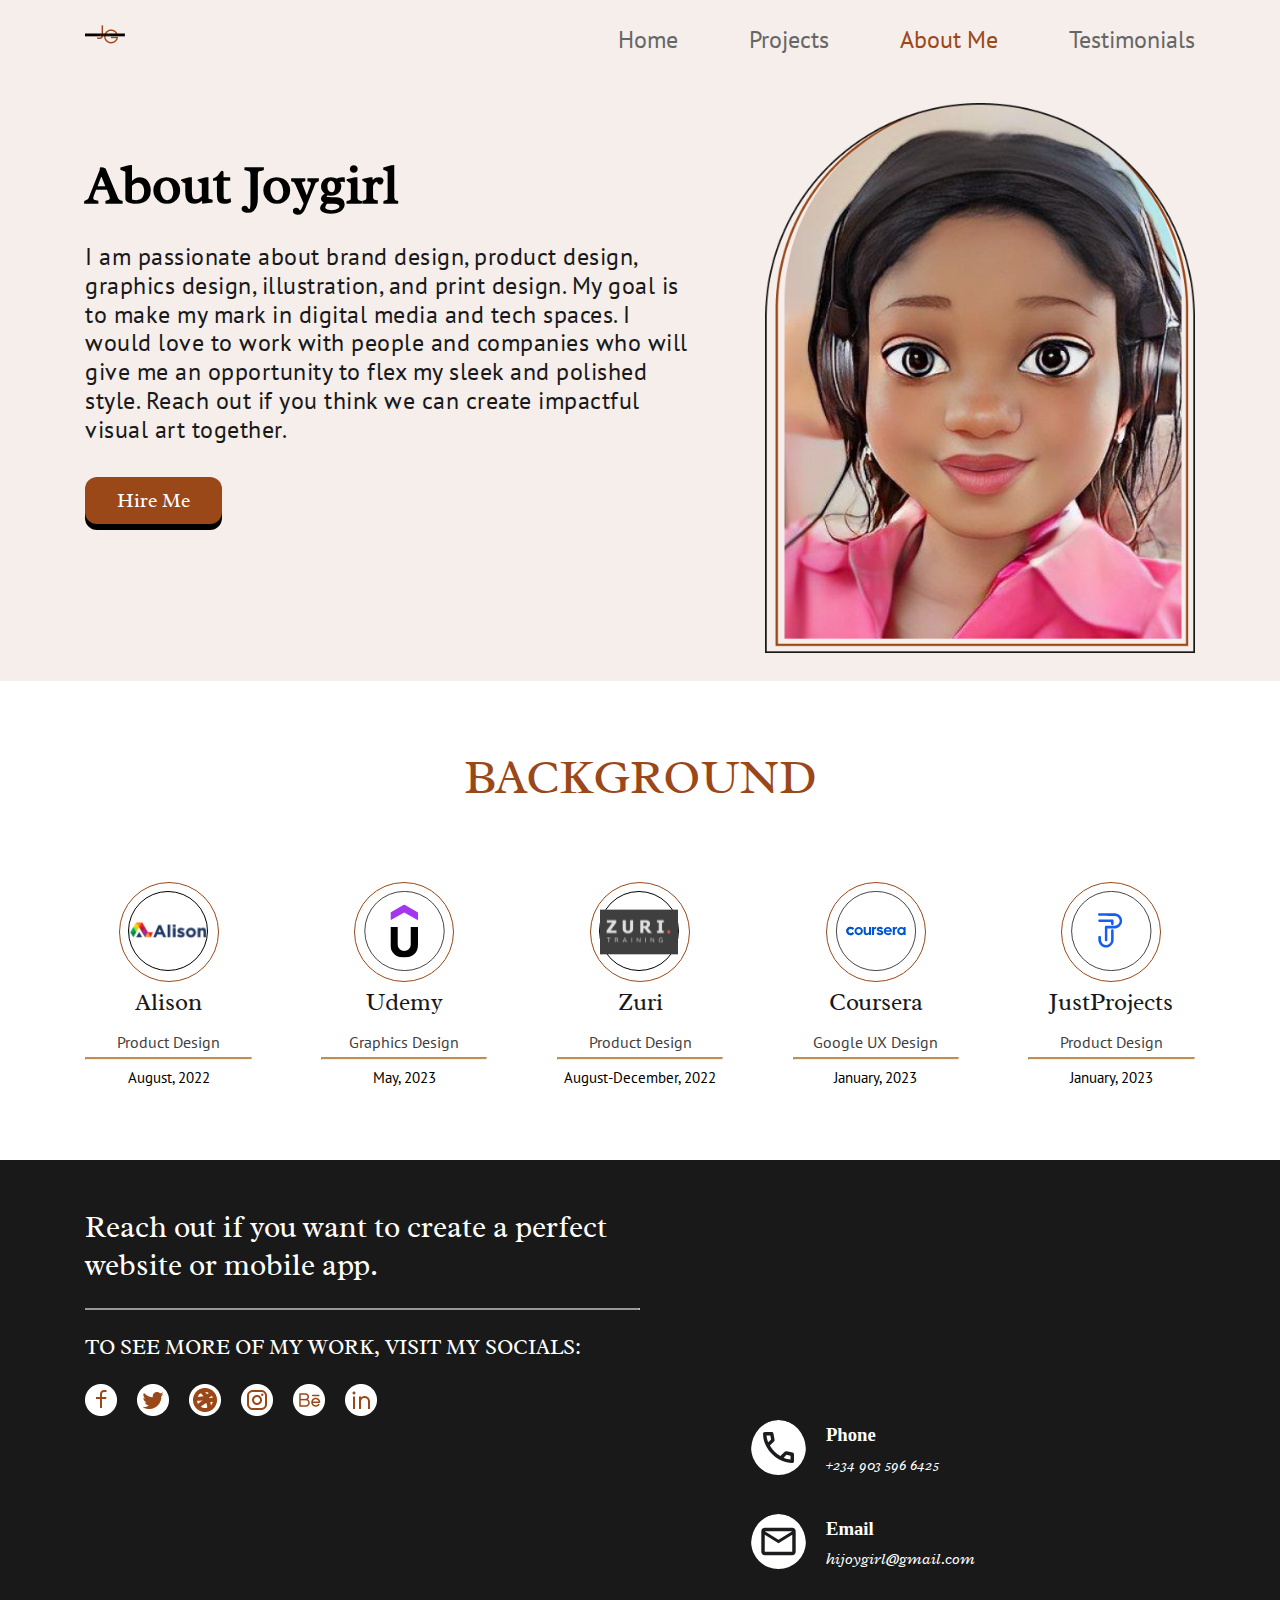
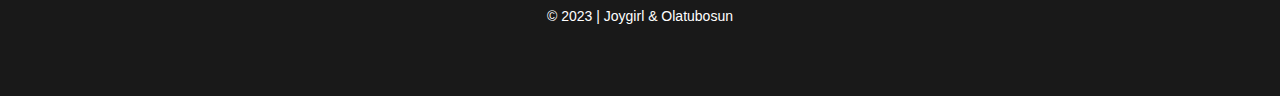
<file: about-me.html>
<!DOCTYPE html>
<html lang="en">
<head>
    <meta charset="UTF-8">
    <meta http-equiv="X-UA-Compatible" content="IE=edge">
    <meta name="viewport" content="width=device-width, initial-scale=1.0">
    <title>About Joygirl</title>
    <link rel="shortcut icon" href="assets/real logo 1logo.png" type="image/x-icon">
    <link rel="preconnect" href="https://fonts.googleapis.com">
    <link rel="preconnect" href="https://fonts.gstatic.com" crossorigin>
    <link href="https://fonts.googleapis.com/css2?family=PT+Sans&family=Radley&display=swap" rel="stylesheet">
    <link rel="stylesheet" href="css/about-me.css">
</head>
<body>
    <div class="up-top">
        <header class="header">
            <div class="logo-container">
              <img src="assets/real logo 1logo.png" alt="header-logo" />
            </div>
      
            <input type="checkbox" id="checkbox_toggle" />
            <label for="checkbox_toggle" class="hamburger">
              <span class="line line--1"></span>
              <span class="line line--2"></span>
              <span class="line line--3"></span>
            </label>
      
            <nav class="nav">
              <ul class="nav-menu">
                <li class="nav-list">
                  <a href="index.html" class="nav-links nav-links--1">Home</a>
                </li>
                <li class="nav-list">
                  <a href="projects.html" class="nav-links nav-links--2">Projects</a>
                </li>
                <li class="nav-list">
                  <a href="about-me.html" class="nav-links nav-links--3 active">About Me</a>
                </li>
                <li class="nav-list">
                    <a href="testimonial.html" class="nav-links nav-links--4">Testimonials</a>
                  </li>
              </ul>
            </nav>
        </header>
        <div class="mid">
            <div class="mid-text">
                <h1>About Joygirl</h1>
                <p>I am passionate about brand design, product design, graphics design, illustration, and print design. My goal is to make my mark in digital media and tech spaces. I would love to work with people and companies who will give me an opportunity to flex my sleek and polished style. Reach out if you think we can create impactful visual art together.</p>
                <button class="mid-top-btn" onclick="alert('Contact Me Via My Socials at The Bottom of This Page')"><a href="#right">Hire Me</a></button>
            </div>
            <div class="image-container">
                <div class="static">
                    <img src="assets/about-me/frame (1).png" alt="...">
                </div>
                <div class="hov">
                    <img src="assets/about-me/Property 1=Defaultimg-hov.png " alt="...">
                </div>
            </div>
        </div>
    </div>

    <!-- BACKGROUND -->
    <div class="main-body">
        <h1>BACKGROUND</h1>
        <div class="row">
            <div class="unit">
                <div class="circle">
                    <div class="bc">
                        <img src="assets/about-me/Alison - png 0Alison.svg" alt="Alison">
                    </div>
                </div>
                <h4>Alison</h4>
                <h6>Product Design</h6>
                <hr>
                <p>August, 2022</p>
            </div>
           
            <div class="unit">
                <div class="circle">
                    <img src="assets/about-me/iconudemy.svg" alt="" class="udemy">
                </div>
                <h4>Udemy</h4>
                <h6>Graphics Design</h6>
                <hr>
                <p>May, 2023</p>
            </div>
    
    
            <div class="unit">
                <div class="circle">
                    <div class="bc">
                        <img src="assets/about-me/ZuriBoard - pngZuri.svg" alt="Zuri">
                    </div>
                </div>
                <h4>Zuri</h4>
                <h6>Product Design</h6>
                <hr>
                <p>August-December, 2022</p>
            </div>
            <div class="unit">
                <div class="circle">
                    <img src="assets/about-me/iconcoursera.svg" alt="">
                </div>
                <h4>Coursera</h4>
                <h6>Google UX Design</h6>
                <hr>
                <p>January, 2023</p>
            </div>
            <div class="unit">
                <div class="circle">
                    <img src="assets/about-me/iconjp.svg" alt="">
                </div>
                <h4>JustProjects</h4>
                <h6>Product Design</h6>
                <hr>
                <p>January, 2023</p>
            </div>
        </div>
    </div>

    <!-- FOOTER -->

    <footer>
        <div class="left">
            <div class="footer-h2">
                <h2>Reach out if you want to create a perfect website or mobile app.</h2>
            </div>
            <hr>
        </div>
        <p>TO SEE MORE OF MY WORK, VISIT MY SOCIALS:</p>
        <div class="socials-container">
            <div class="fb"><a href="#"><img src="assets/footer/iconfb.png" alt="..."></a></div>
            <div class="twitter"><a href="https://twitter.com/myjoygir1?t=h8n-WjoKIWk4kzYY_79q3g&s=09"><img src="assets/footer/icontwitter.png" alt="..."></a></div>
            <div class="dribbble"><a href="#"><img src="assets/footer/icondribbble.png" alt="..."></a></div>
            <div class="ig"><a href="#"><img src="assets/footer/iconinstagram.png" alt="..."></a></div>
            <div class="be"><a href="https://www.behance.net/d7e5e955"><img src="assets/footer/iconbehance.png" alt="..."></a></div>
            <div class="in"><a href="#"><img src="assets/footer/iconlinkedin.png" alt="..."></a></div>
        </div>
        <div class="right" id="right">
            <div class="contact-me">
                <div class="parent">
                    <div class="icon">
                        <img src="assets/footer/iconphone.svg" alt="...">
                    </div>
                    <div class="contact">
                        <h3>Phone</h3>
                        <p>+234 903 596 6425</p>
                    </div>
                </div>
                <div class="parent">
                    <div class="icon">
                        <img src="assets/footer/iconemail.svg" alt="...">
                    </div>
                    <div class="contact">
                        <h3>Email</h3>
                        <p>hijoygirl@gmail.com</p>
                    </div>
                </div>
            </div>
        </div>
        <p class="d">© 2023 | Joygirl & Olatubosun</p>
    </footer>
</body>
</html>
</file>
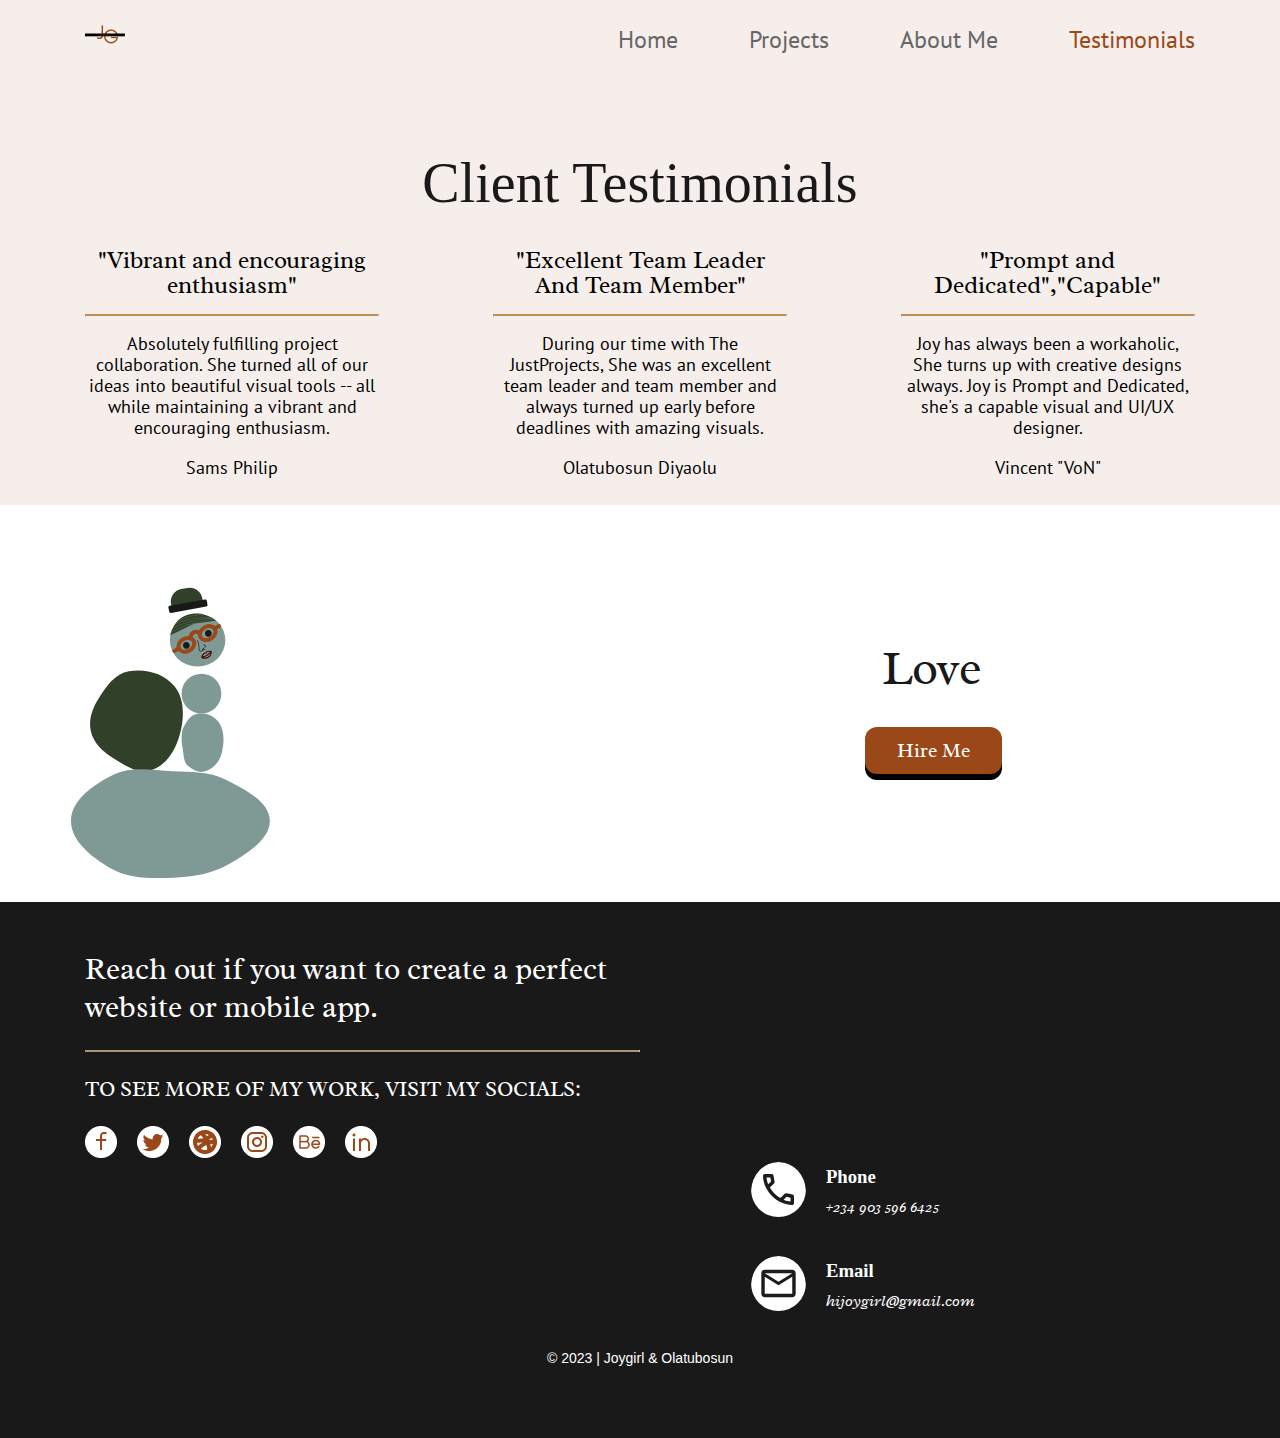
<file: testimonial.html>
<!DOCTYPE html>
<html lang="en">
<head>
    <meta charset="UTF-8">
    <meta http-equiv="X-UA-Compatible" content="IE=edge">
    <meta name="viewport" content="width=device-width, initial-scale=1.0">
    <title>Testimonials</title>
    <link rel="stylesheet" href="css/testimonial.css">
    <link rel="shortcut icon" href="assets/real logo 1logo.png" type="image/x-icon">
    <link rel="preconnect" href="https://fonts.googleapis.com">
    <link rel="preconnect" href="https://fonts.gstatic.com" crossorigin>
    <link href="https://fonts.googleapis.com/css2?family=PT+Sans&family=Radley&display=swap" rel="stylesheet">
    <script src="js/h&f.js"></script>
</head>
<body>
        <div class="up-top">
            <header class="header">
                <div class="logo-container">
                  <img src="assets/real logo 1logo.png" alt="header-logo" />
                </div>
          
                <input type="checkbox" id="checkbox_toggle" />
                <label for="checkbox_toggle" class="hamburger">
                  <span class="line line--1"></span>
                  <span class="line line--2"></span>
                  <span class="line line--3"></span>
                </label>
          
                <nav class="nav">
                  <ul class="nav-menu">
                    <li class="nav-list">
                      <a href="index.html" class="nav-links nav-links--1">Home</a>
                    </li>
                    <li class="nav-list">
                      <a href="projects.html" class="nav-links nav-links--2">Projects</a>
                    </li>
                    <li class="nav-list">
                      <a href="about-me.html" class="nav-links nav-links--3">About Me</a>
                    </li>
                    <li class="nav-list">
                        <a href="testimonial.html" class="nav-links nav-links--4 active">Testimonials</a>
                      </li>
                  </ul>
                </nav>
            </header>
            <h2>Client Testimonials</h2>
            <div class="client">
                <div class="unit">
                    <h3>"Vibrant and encouraging enthusiasm"</h3>
                    <hr>
                    <p>Absolutely fulfilling project collaboration.
                        She turned all of our ideas into beautiful visual tools -- all while maintaining a vibrant and encouraging enthusiasm.</p>
                        <h5>Sams Philip</h5>
                </div>
                <div class="unit">
                    <h3>"Excellent Team Leader And Team Member"</h3>
                    <hr>
                    <p>During our time with The JustProjects, She was an excellent team leader and team member and always turned up early before deadlines with amazing visuals.</p>
                        <h5>Olatubosun Diyaolu</h5>
                </div>
                <div class="unit">
                    <h3>"Prompt and Dedicated","Capable"</h3>
                    <hr>
                    <p>Joy has always been a workaholic, She turns up with creative designs always. Joy is Prompt and Dedicated, she's a capable visual and UI/UX designer.</p>
                        <h5>Vincent "VoN"</h5>
                </div>
            </div>
        </div>

        <div class="hire">
            <div class="orisha">
                <div class="anim">
                    <div class="cap">
                        <img src="assets/testimonials/Capcap.svg" alt="">
                    </div>
                    <div class="head">
                        <img src="assets/testimonials/headhead.svg" alt="">
                    </div>
                    <div class="neck">
                        <img src="assets/testimonials/Ellipse 7rock-neck.svg" alt="">
                    </div>
                    <div class="body">
                        <img src="assets/testimonials/Vectorrock-body.svg" alt="">
                    </div>
                    <div class="limb">
                        <img src="assets/testimonials/Vectorrock-limb.svg" alt="">
                    </div>
                    <div class="base">
                        <img src="assets/testimonials/Vectorrock-base.svg" alt="">
                    </div>
                </div>
            </div>
            <div class="touch">
                <h1>
                    <a href="" class="typewrite" data-period="2000" data-type='["Love What You See ?", "Hit The Button!"]'>
                      <span class="wrap"></span>
                    </a>
                </h1>
                <button class="mid-top-btn" onclick="alert('Contact Me Via My Socials at The Bottom of This Page')"><a href="#right">Hire Me</a></button>
            </div>
        </div>
        <!-- FOOTER -->
        <footer>
            <div class="left">
                <div class="footer-h2">
                    <h2>Reach out if you want to create a perfect website or mobile app.</h2>
                </div>
                <hr>
            </div>
            <p>TO SEE MORE OF MY WORK, VISIT MY SOCIALS:</p>
            <div class="socials-container">
                <div class="fb"><a href="#"><img src="assets/footer/iconfb.png" alt="..."></a></div>
                <div class="twitter"><a href="https://twitter.com/myjoygir1?t=h8n-WjoKIWk4kzYY_79q3g&s=09"><img src="assets/footer/icontwitter.png" alt="..."></a></div>
                <div class="dribbble"><a href="#"><img src="assets/footer/icondribbble.png" alt="..."></a></div>
                <div class="ig"><a href="#"><img src="assets/footer/iconinstagram.png" alt="..."></a></div>
                <div class="be"><a href="https://www.behance.net/d7e5e955"><img src="assets/footer/iconbehance.png" alt="..."></a></div>
                <div class="in"><a href="#"><img src="assets/footer/iconlinkedin.png" alt="..."></a></div>
            </div>
            <div class="right" id="right">
                <div class="contact-me">
                    <div class="parent">
                        <div class="icon">
                            <img src="assets/footer/iconphone.svg" alt="...">
                        </div>
                        <div class="contact">
                            <h3>Phone</h3>
                            <p>+234 903 596 6425</p>
                        </div>
                    </div>
                    <div class="parent">
                        <div class="icon">
                            <img src="assets/footer/iconemail.svg" alt="...">
                        </div>
                        <div class="contact">
                            <h3>Email</h3>
                            <p>hijoygirl@gmail.com</p>
                        </div>
                    </div>
                </div>
            </div>
            <p class="d">© 2023 | Joygirl & Olatubosun</p>
        </footer>
</body>
</html>
</file>
<file: css/about-me.css>
*{
    margin: 0;
    padding: 0;
    box-sizing: border-box;
    max-width: 100%;
}
html{
    scroll-behavior: smooth;
}
    /* HEADER */
    .up-top{
        padding: 1.5rem 6.67%;
        background-color: rgba(245, 238, 235, 1);
        }
        header{
        display: flex;
        justify-content: space-between;
        font-size: 1.5rem;
        padding-bottom: 3rem;
        }
        ul{
        display: flex;
        justify-content:space-between;
        gap: 20px;
        }
        ul a{
        text-decoration: none;
        font-family: 'PT Sans', sans-serif;
        color: rgba(102, 102, 102, 1);
        }
        .active{
        color:rgba(155, 72, 25, 1);
        }
        li{
        list-style-type: none;
        }
        li:hover a{
            text-decoration: underline solid 2px rgba(155, 72, 25, 1);
            color: rgba(155, 72, 25, 1);
        }
        .nav{
            width: 52%;
        }
        input[type="checkbox"] {
            display: none;
          }
          
          .hamburger {
            display: none;
            cursor: pointer;
            user-select: none;
            position: relative;
            z-index: 3;
          }
          
          .line {
            display: block;
            width: 30px;
            height: 3px;
            background-color: #000;
            border-radius: 200px;
            transition: all 0.5s ease-out;
          }
          
          .line:not(:last-child) {
            margin-bottom: 5px;
          }
        @media screen and (max-width:700px) {
            .nav-menu {
                flex-direction: column;
                align-items: center;
                justify-content: center;
                gap: 100px;
                width: 100%;
                height: 100vh;
            }
            .nav {
                position: fixed;
                width: 100%;
                height: 100vh;
                top: 0;
                left: 100%;
                background: rgba(245, 238, 235, 1);
                transition: all 0.5s ease-out;
                z-index: 1;
            }
            input[type="checkbox"]:checked ~ .nav {
                left: 0;
              }
            
              input[type="checkbox"]:checked ~ .hamburger .line:first-child {
                transform: translateY(4px) rotate(135deg);
              }
            
              input[type="checkbox"]:checked ~ .hamburger .line:nth-child(2) {
                display: none;
              }
            
              input[type="checkbox"]:checked ~ .hamburger .line:nth-child(3) {
                transform: translateY(-4px) rotate(-135deg);
              }
            
              .hamburger {
                display: block;
            }
        }   
        @media screen and (max-width:1024px){
            ul{
                font-size: 1.2rem;
            }
        }
        @media screen and (max-width:800px){
            ul{
                font-size: 1.1rem;
            }
        }
    /* TOP MID */
    .mid{
        display: flex;
        justify-content: space-between;
    }
    .mid-text{
        width: 55%;
        padding-top: 3rem;
    }
    .mid-text h1{
        font-family: 'Radley', serif;
        font-size: 3.4rem;
        padding-bottom: 1.5rem;
    }
    .mid-text p{
        font-family: 'PT sans', serif;
        font-size: 1.5rem;
        font-weight: 400;
        line-height: 28.8px;
        letter-spacing: 0.5px;
        color: rgba(25, 25, 25, 1);
        padding-bottom: 2rem;
    }
    /* BUTTON */
    .mid-top-btn{
        padding: 12px 32px;
        background-color: rgba(155, 72, 25, 1);
        font-size: 20px;
        line-height: 23px;
        font-weight: 400;
        border-radius: 12px;
        border: solid 0px rgba(155, 72, 25, 1);
        box-shadow: 0 6px 	rgb(0,0,0);
    }
    .mid-top-btn:hover{
        background-color: 	rgb(10, 30, 10);
    }
    .mid-top-btn a{
        text-decoration: none;
        color: rgba(255, 255, 255, 1);
        font-family: 'Radley', serif;
    }
    /* IMAGE CONTAINER */
    .image-container img{
        height: 550px;
    }
    .static{
        display: none;
    }
    .hover{
        display: block;
    }
    .image-container:hover .hov img{
        display: none;
    }
    .image-container:hover .static{
        display: block;
    }
    
    /* FOOTER */
    footer{
        padding: 3rem 6.67%;
        background-color: rgb(25,25,25);
    }
    .footer-h2 h2{
        font-family: 'Radley', serif;
        font-size: 30px;
        font-weight: 400;
        color: rgb(255,255,255);
        padding-bottom: 1.5rem;
    }
    .left{
        width: 50%;
    }
    .left hr{
        border-bottom: 1.5px solid rgb(189,143,83);
        width: 100%;
        margin-bottom: 1.5rem;
    }
    footer p{
        font-family: 'Radley', serif;
        font-size: 21px;
        font-weight: 400;
        color: rgb(255,255,255);
        padding-bottom: 1.5rem;
    }
    .socials-container{
        display: flex;
        gap: 20px;
    }
    .right{
        margin-left: 60%;
    }
    .parent{
    display: flex;
    padding-bottom: 10px;
    }
    .icon img{
    height: 55px;
    width: 55px;
    }
    .icon{
    height: 60px;
    overflow: hidden;
    border-radius: 50%;
    }
    .contact{
    padding-left: 20px;
    color: rgba(255, 255, 255, 1);
    font-size: 1rem;
    line-height: 30px;
    }
    .contact p{
        font-size: 1rem;
        font-style: italic;
    }
    .d{
        text-align: center;
        font-family: Arial, Helvetica, sans-serif;
        font-size: 14px;
    }

    /* MEDIA QUERIES */
    @media screen and (max-width:1024px){
        .left{
            width: 100%;
        }
        .footer-h2{
            font-size: 28px;
        }
        footer p{
            font-size: 1.8rem;
        }
        .socials-container{
            justify-content: center;
        }
        .right{
            margin: 1rem 0;

        }
        .contact-me{
            display: flex;
            justify-content: space-between;
        }
    }

    @media screen and (max-width:768px){
        .footer-h2{
            font-size: 22px;
            font-weight: 200;
        }
        footer p{
            font-size: 1.5rem;
        }
    }

    @media screen and (max-width:500px){
        .footer-h2{
            font-size: 18px;
        }
        footer p{
            font-size: 1rem;
        }
        .socials-container{
            margin-bottom: 1.5rem;
        }
        .parent{
            /* width: 100%; */
            flex-direction: column;
        }
        .icon{
            width: 50px;
            height: 50px;
        }
        .icon img{
            height: 45px;
            width: 45px;
            border-radius: 50%;
        }
        .contact-me{
            justify-content: space-between;
            padding: 0;
            margin: 0;
        }
        .contact{
            padding-left: 0;
            font-size: 10px;
            width: 100%;
        }
        .contact h3{
            font-size: 18px;
        }
    }

    @media screen and (max-width:359px){
        .contact-me{
            flex-direction: column;
            width: 100%;
            text-align: center;
            align-items: center;
        }
        .contact{
            font-size: 12px;
        }
        .icon{
            margin: 0 auto;
            padding-bottom: 1rem;
        }
        .socials-container{
            justify-content: space-between;
            flex-wrap: wrap;
            gap: 10px;
        }
    }
    /* BACKGROUND */
    .main-body{
        padding: 2rem 6.67%;
        background-color: rgb(255, 255, 255);
    }
    .main-body h1{
        color: rgba(155, 72, 25, 1);
        font-family: 'Radley', serif;
        font-size: 3rem;
        font-weight: 400;
        line-height: 65px;
        text-align: center;
        padding-bottom: 4.5rem;
        padding-top: 2rem;
    }
    .row{
        display: flex;
        justify-content: space-between;
    }
    .circle{
        border-radius: 50%;
        height: 100px;
        width: 100px;
        margin: 0 auto;
        border: 1.5px solid rgba(155, 72, 25, 1);
        padding: .5rem;
    }
    .bc{
        height: 80px;
        width: 80px;
        border: #000 1px solid;
        border-radius: 50%;
    }
    .bc img{
        width: 80px;
    }
    .circle img{
        height: 80px;
    }
    .udemy img{
        height: 10px;
    }
    .unit{
        width: 15%;
        text-align: center;
        padding-bottom: 2.5rem;
    }
    .unit h4{
        font-family: 'Radley', serif;
        font-weight: 400;
        font-size: 1.5rem;
        line-height: 40px;
        padding-bottom: 5px;
        color: rgba(25, 25, 25, 1);
    }
    .unit h6{
        font-family: 'PT Sans', sans-serif;
        color: rgba(63, 63, 63, 1);
        font-size: 1rem;
        font-weight: 400;
        line-height: 30px;
    }
    .unit hr{
        border-top: rgba(189, 143, 83, 1) solid 2px;
        margin-bottom: .5rem;
        width: 100%;
    }
    .unit p{
        font-family: 'PT Sans', sans-serif;
        font-size: 15px;
        font-weight: 400;
        line-height: 20px;
    }
    @media screen and (max-width:600px){
        .header-text{
            display: none;
        }
        .mid{
            flex-direction: column-reverse; 
        }
        .mid-text{
            text-align: center;
            width: 100%;
        }
        .mid-text h1{
            font-size: 2.5rem;
            line-height: normal;
        }
        .mid-text p{
            font-size: 1.2rem;
            line-height: normal;
        }

        .image-container{
            width: 100%;
            margin: 0 auto;
            text-align: center;
        }
        .main-body h1{
            font-size: 2.5rem;
        }
        .row{
            flex-direction: column;
            align-items: center;
        }
        .unit{
            width: 100%;
        }
        .circle{
            width: 90px;
        }

    }
    @media screen and (max-width:1000px){
        .mid{
            flex-direction: column;
            row-gap: 100px;
        }
        .mid-text{
            width: 100%;
            text-align: center;
        }
        .image-container{
            margin: 0 auto;
        }
        .row{
            flex-wrap: wrap;
        }
        .unit{
            width: 70%;
        }
    }
    @media screen and (min-width: 350px) and (max-width:680px){
        .image-container img{
            height: 400px;
        }
        .left hr{
            width: 100%;
        }
        .left h2{
            font-size: 2.5rem;
            line-height: normal;
        }
        .mid-top-btn{
            width: 100%;
            font-size: 20px;
            line-height: 25px;
            margin-bottom: 1.5rem;
        }
        /* FOOTER */
        .left{
            width: 100%;
        }
        .left h2{
            font-size: 20px;
            line-height: 25px;
        }
        .left p{
            font-size: 1rem;
            padding-bottom: 1rem;
        }
        .socials-container{
            margin: 0 auto;
            width: 100%;
            justify-content: center;
            gap: 5%;
            flex-wrap: wrap;
        }
        .empty{
            display: none;
        }
        .contact-me{
            margin: 0;
            width: 100%;
            display: flex;
            justify-content: space-between;
        }
        .contact{
            font-size: 14px;
            padding-left: 5px;
        }
        .parent{
            width: fit-content;
        }
    }
</file>
<file: css/testimonial.css>
*{
    margin: 0;
    padding: 0;
    box-sizing: border-box;
    max-width: 100%;
}
html{
    scroll-behavior: smooth;
}

/* HEADER */
    .up-top{
    padding: 1.5rem 6.67%;
    background-color: rgba(245, 238, 235, 1);
    }
    header{
    display: flex;
    justify-content: space-between;
    font-size: 1.5rem;
    padding-bottom: 3rem;
    }
    ul{
    display: flex;
    justify-content:space-between;
    gap: 20px;
    }
    ul a{
    text-decoration: none;
    font-family: 'PT Sans', sans-serif;
    color: rgba(102, 102, 102, 1);
    }
    .active{
    color:rgba(155, 72, 25, 1);
    }
    li{
    list-style-type: none;
    }
    li:hover a{
        text-decoration: underline solid 2px rgba(155, 72, 25, 1);
        color: rgba(155, 72, 25, 1);
    }
    .nav{
        width: 52%;
    }
    input[type="checkbox"] {
        display: none;
      }
      
      .hamburger {
        display: none;
        cursor: pointer;
        user-select: none;
        position: relative;
        z-index: 3;
      }
      
      .line {
        display: block;
        width: 30px;
        height: 3px;
        background-color: #000;
        border-radius: 200px;
        transition: all 0.5s ease-out;
      }
      
      .line:not(:last-child) {
        margin-bottom: 5px;
      }
    @media screen and (max-width:700px) {
        .nav-menu {
            flex-direction: column;
            align-items: center;
            justify-content: center;
            gap: 100px;
            width: 100%;
            height: 100vh;
        }
        .nav {
            position: fixed;
            width: 100%;
            height: 100vh;
            top: 0;
            left: 100%;
            background: rgba(245, 238, 235, 1);
            transition: all 0.5s ease-out;
            z-index: 1;
        }
        input[type="checkbox"]:checked ~ .nav {
            left: 0;
          }
        
          input[type="checkbox"]:checked ~ .hamburger .line:first-child {
            transform: translateY(4px) rotate(135deg);
          }
        
          input[type="checkbox"]:checked ~ .hamburger .line:nth-child(2) {
            display: none;
          }
        
          input[type="checkbox"]:checked ~ .hamburger .line:nth-child(3) {
            transform: translateY(-4px) rotate(-135deg);
          }
        
          .hamburger {
            display: block;
        }
    }   
    @media screen and (max-width:1024px){
        ul{
            font-size: 1.2rem;
        }
    }
    @media screen and (max-width:800px){
        ul{
            font-size: 1.1rem;
        }
    }

      /* FOOTER */
    footer{
        padding: 3rem 6.67%;
        background-color: rgb(25,25,25);
    }
    .footer-h2 h2{
        font-family: 'Radley', serif;
        font-size: 30px;
        font-weight: 400;
        color: rgb(255,255,255);
        padding-bottom: 1.5rem;
    }
    .left{
        width: 50%;
    }
    .left hr{
        border-bottom: 1.5px solid rgb(189,143,83);
        width: 100%;
        margin-bottom: 1.5rem;
    }
    footer p{
        font-family: 'Radley', serif;
        font-size: 21px;
        font-weight: 400;
        color: rgb(255,255,255);
        padding-bottom: 1.5rem;
    }
    .socials-container{
        display: flex;
        gap: 20px;
    }
    .right{
        margin-left: 60%;
    }
    .parent{
    display: flex;
    padding-bottom: 10px;
    }
    .icon img{
    height: 55px;
    width: 55px;
    }
    .icon{
    height: 60px;
    overflow: hidden;
    border-radius: 50%;
    }
    .contact{
    padding-left: 20px;
    color: rgba(255, 255, 255, 1);
    font-size: 1rem;
    line-height: 30px;
    }
    .contact p{
        font-size: 1rem;
        font-style: italic;
    }
    .d{
        text-align: center;
        font-family: Arial, Helvetica, sans-serif;
        font-size: 14px;
    }

    /* MEDIA QUERIES */
    @media screen and (max-width:1024px){
        .left{
            width: 100%;
        }
        .footer-h2{
            font-size: 28px;
        }
        footer p{
            font-size: 1.8rem;
        }
        .socials-container{
            justify-content: center;
        }
        .right{
            margin: 1rem 0;

        }
        .contact-me{
            display: flex;
            justify-content: space-between;
        }
        .up-top h2{
            font-size: 40px;
        }
    }

    @media screen and (max-width:768px){
        .footer-h2{
            font-size: 22px;
            font-weight: 200;
        }
        footer p{
            font-size: 1.5rem;
        }
        .up-top h2{
            font-size: 40px;
        }
        .up-top h2{
            font-size: 30px;
        }
        .unit p{
            font-size: 1rem;
        }
        .orisha{
            display: none;
        }
    }

    @media screen and (max-width:500px){
        .footer-h2{
            font-size: 18px;
        }
        footer p{
            font-size: 1rem;
        }
        .socials-container{
            margin-bottom: 1.5rem;
        }
        .parent{
            /* width: 100%; */
            flex-direction: column;
        }
        .icon{
            width: 50px;
            height: 50px;
        }
        .icon img{
            height: 45px;
            width: 45px;
            border-radius: 50%;
        }
        .contact-me{
            justify-content: space-between;
            padding: 0;
            margin: 0;
        }
        .contact{
            padding-left: 0;
            font-size: 10px;
            width: 100%;
        }
        .contact h3{
            font-size: 18px;
        }
    }

    @media screen and (max-width:359px){
        .contact-me{
            flex-direction: column;
            width: 100%;
            text-align: center;
            align-items: center;
        }
        .contact{
            font-size: 12px;
        }
        .icon{
            margin: 0 auto;
            padding-bottom: 1rem;
        }
        .socials-container{
            justify-content: space-between;
            flex-wrap: wrap;
            gap: 10px;
        }
    }

    /* MIDDLE */
    .hire{
        padding: 5rem 6.67%;
        text-align: center;
        display: flex;
        justify-content: space-between;
        gap: 2rem;
    }
    .client{
        display: flex;
        justify-content: space-between;
    }
    .up-top h2{
        text-align: center;
        font-family: 'Radley' serif;
        font-size: 56px;
        font-weight: 400;
        line-height: 65px;
        color: rgba(25, 25, 25, 1);
        padding: 3rem 0 2rem 0;
    }
    .unit{
        width: 26.5%;
    }
    .unit h3{
        font-family: 'Radley', serif;
        font-size: 1.5rem;
        font-weight: 400;
        line-height: 25px;
        text-align: center;
        padding-bottom: 1rem;
    }
    .unit hr{
        border-top: 2px solid rgba(189, 143, 83, 1);
        margin-bottom: 1rem;
    }
    .unit p{
        font-family: 'PT Sans', sans-serif;
        font-size: 18px;
        font-weight: 400;
        line-height: 21px;
        text-align: center;
        padding-bottom: 1rem;
    }
    .unit h5{
        font-family: 'PT Sans', sans-serif;
        font-size: 18px;
        font-weight: 400;
        line-height: 27px;
        text-align: center;
    }

    /* TEXT ANIMATION */
    .touch{
        width: 47%;
        padding: 3rem 0;
    }
    .touch h1 {
        font-family: 'Radley', serif;
        font-size: 3rem;
        padding-bottom: 1.5rem;
        font-weight: 400;
        letter-spacing: 0.2%;
        line-height: 70px;
    }
    .touch h1 a{
        text-decoration: none;
        color: rgba(25, 25, 25, 1);
    }
    /* BUTTON */
    .mid-top-btn{
        padding: 12px 32px;
        background-color: rgba(155, 72, 25, 1);
        font-size: 20px;
        line-height: 23px;
        font-weight: 400;
        border-radius: 12px;
        border: solid 0px rgba(155, 72, 25, 1);
        box-shadow: 0 6px 	rgb(0,0,0);
    }
    .mid-top-btn:hover{
        background-color: 	rgb(10, 30, 10);
    }
    .mid-top-btn a{
        text-decoration: none;
        color: rgba(255, 255, 255, 1);
        font-family: 'Radley', serif;
    }

    /* ANIMATION */
.anim{
    position: relative;
    height: 100%;
    margin: 0 auto;
}
.orisha{
    width: 47%;
    height: 100%;
    margin: 0 auto;
}
.cap{
    position: absolute;
    top: 0;
    left: 12%;
    transition: transform 1s;
    animation-name: cap;
    animation-timing-function: linear;
    animation-iteration-count: infinite;
    animation-duration: 3s;
    animation-fill-mode: forward;
}
@keyframes cap {
    10%{
        top:-.5rem;
        left: 13%;
    }
    20%{
        top: -1rem;
        left: 15%;
    }
    30%{
        top: -.4rem;
        left: 18%;
    }
    50%{
        top: -.4rem;
        left: 16%;
        transform: rotate(-45deg);
    }
    60%{
        top: 0;
        left: 25%;
        transform: rotate(60deg);
    }
    80%{
        top: .5rem;
        left: 20%;
    }
    100%{
        top: 0;
        left: 12%;
    }
}
.head{
    position: absolute;
    top: 1.5rem;
    left: 12%;
    animation-name: head;
    animation-timing-function: linear;
    animation-duration: 3s;
    animation-fill-mode: forward;
    animation-iteration-count: infinite;
}
@keyframes head{
    10%{
        left: 20%;
    }
    20%{
        left: 25%;
        top: 2rem;
    }
    30%{
        top: 2.5rem;
        left: 20%;
    }
    100%{
        top: 1.5rem;
        left: 12%;
    }
}
.neck{
    position: absolute;
    top: 5.5rem;
    left: 15%;
    animation-name: neck;
    animation-duration: 3s;
    animation-fill-mode: forward;
    animation-iteration-count: infinite;
    animation-timing-function: linear;
}
@keyframes neck {
    10%{
        left: 17%;
    }
    20%{
        left:25%;
        top: 6rem;
    }
    30%{
        left:30%;
    }
    60%{
        left: 35%;
    }
    70%{
       top:6rem;
       left: 60%; 
    }
    80%{
        left:30%;
        top: 6rem;
    }
    100%{

    }
}
.body{
    position: absolute;
    top: 8rem;
    left: 15%;
    animation-name: body;
    animation-duration: 3s;
    animation-timing-function: linear;
    animation-iteration-count: infinite;
    animation-fill-mode: forward;
}
@keyframes body{
    10%{
        left: 17%;
    }
    20%{
        left: 20%;
        top: 8.5rem;
    }
    30%{
        left: 30%;
    }
    60%{
        left: 35%;
        top: 8.5rem;
    }
    70%{
        left: 60%;
        top: 15rem;
     }
     80%{
        left:30%;

     }
}
.limb{
    position: absolute;
    left: -.8rem;
    top: 5.3rem;
    animation-name: limb;
    animation-duration: 3s;
    animation-timing-function: linear;
    animation-iteration-count: infinite;
    animation-fill-mode: forward;
}
@keyframes limb{
    10%{
        left: -1rem;
        top: 5.5rem;
    }
    20%{
        left: -.9rem;
        top: 5.3rem;
    }
    30%{
        left: -1rem;
        top: 4rem;
    }
    50%{
        left: -.8rem;
        top: 5.3rem;
    }
    60%{
        left: -1rem;
        top: 5.5rem;
    }
    80%{
        left: -.9rem;
        top: 5.3rem;
    }
    100%{
        left:-.8rem;
        top: 5.3rem;
    }

}
.base{
    position: absolute;
    left: -2rem;
    top: 11.5rem;
    animation-name: base;
    animation-timing-function: linear;
    animation-iteration-count: infinite;
    animation-duration: 3s;
    animation-fill-mode: forward;
}
@keyframes base {
    10%{
        top: 12rem;
        left:5rem;
    }
    20%{
        top:11rem;
        left:5rem;
    }
    30%{
        left: 12rem;
        top: 11.5rem;
    }
    50%{
        left: 12.5rem;
    }
    60%{
        top:9rem;
        left:14rem;
    }
    80%{
        left:3rem;
        top: 10rem;
    }
    100%{
        left:-1rem;
        top: 11.5rem;
    }
}
@media screen and (max-width:1000px){
        .orisha{
            display: none;
        }
        .touch{
            width: 100%;
        }
}
@media screen and (max-width:850px){
    .client{
        flex-direction: column;
        row-gap: 2rem;
    }
    .unit{
        width: 100%;
        margin: 0 auto;
        text-align: center;
    }
    .unit h3{
        font-size: 1.5rem
    }
    .unit p{
        font-size: 1rem;
    }
    .hire{
        flex-direction: column;
    }
    .touch{
        /* align-items: center; */
        margin: auto;
        width: 100%;
    }
    .orisha{
        display: none;
    }
    .touch h1{
        font-size: 3rem;
    }
    .touch{
        width: 50%;
    }
}
@media screen and (min-width: 350px) and (max-width:680px){
    .touch h1{
        font-size: 2rem;
    }
    .mid-top-btn{
        width: 100%;
        font-size: 20px;
        line-height: 25px;
    }
    .socials-container{
        margin: 0 auto;
        width: 100%;
        justify-content: center;
        gap: 5%;
        flex-wrap: wrap;
    }
    .parent{
        width: fit-content;
    }
    .up-top h2{
        font-size: 40px;
        line-height: normal;
    }
}
</file>
